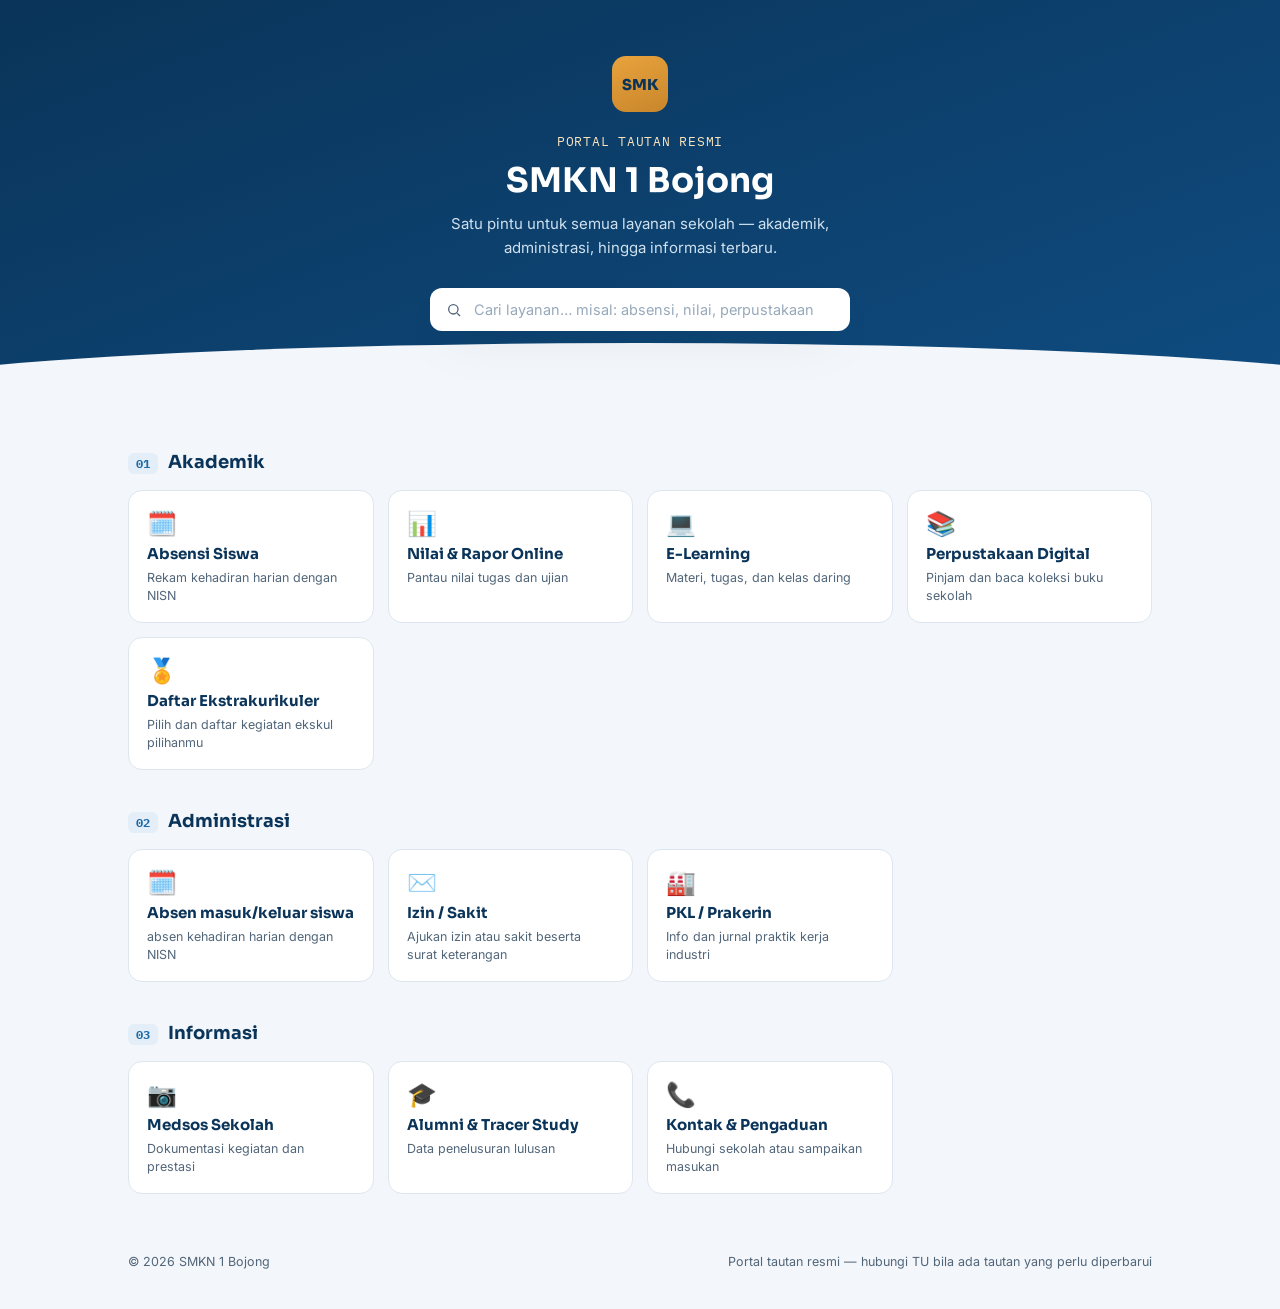
<file: index.html>
<!DOCTYPE html>
<html lang="id">
<head>
<meta charset="UTF-8">
<meta name="viewport" content="width=device-width, initial-scale=1.0">
<meta name="theme-color" content="#0F4C81">
<title>Portal Tautan - SMKN 1 Bojong</title>
<link rel="preconnect" href="https://fonts.googleapis.com">
<link href="https://fonts.googleapis.com/css2?family=Sora:wght@400;600;700;800&family=Inter:wght@400;500;600&family=IBM+Plex+Mono:wght@500;600&display=swap" rel="stylesheet">
<link rel="stylesheet" href="portal.css">
</head>
<body>

<header class="hero">
  <div class="hero__crest">SMK</div>
  <span class="hero__eyebrow">Portal Tautan Resmi</span>
  <h1>SMKN 1 Bojong</h1>
  <p>Satu pintu untuk semua layanan sekolah — akademik, administrasi, hingga informasi terbaru.</p>

  <label class="search" for="cari">
    <svg width="16" height="16" viewBox="0 0 24 24" fill="none" stroke="currentColor" stroke-width="2"><circle cx="11" cy="11" r="7"/><line x1="21" y1="21" x2="16.65" y2="16.65"/></svg>
    <input id="cari" type="text" placeholder="Cari layanan… misal: absensi, nilai, perpustakaan">
  </label>
</header>

<main>

  <section class="grup" data-grup="akademik">
    <h2><span class="grup__nomor">01</span> Akademik</h2>
    <div class="kartu-grid">

      <a class="kartu" href="https://bojong-siswa.base44.app/" target="_blank" rel="noopener" data-cari="absensi kehadiran siswa">
        <span class="kartu__ikon">🗓️</span>
        <span class="kartu__judul">Absensi Siswa</span>
        <span class="kartu__desk">Rekam kehadiran harian dengan NISN</span>
      </a>

      <a class="kartu" href="#" target="_blank" rel="noopener" data-cari="nilai rapor akademik e-learning">
        <span class="kartu__ikon">📊</span>
        <span class="kartu__judul">Nilai &amp; Rapor Online</span>
        <span class="kartu__desk">Pantau nilai tugas dan ujian</span>
      </a>

      <a class="kartu" href="#" target="_blank" rel="noopener" data-cari="e-learning kelas daring materi">
        <span class="kartu__ikon">💻</span>
        <span class="kartu__judul">E-Learning</span>
        <span class="kartu__desk">Materi, tugas, dan kelas daring</span>
      </a>

      <a class="kartu" href="#" target="_blank" rel="noopener" data-cari="perpustakaan digital buku">
        <span class="kartu__ikon">📚</span>
        <span class="kartu__judul">Perpustakaan Digital</span>
        <span class="kartu__desk">Pinjam dan baca koleksi buku sekolah</span>
      </a>

      <a class="kartu" href="https://bojong-siswa.base44.app/daftar-ekskul" target="_blank" rel="noopener" data-cari="daftar ekstrakurikuler ekskul pendaftaran">
        <span class="kartu__ikon">🏅</span>
        <span class="kartu__judul">Daftar Ekstrakurikuler</span>
        <span class="kartu__desk">Pilih dan daftar kegiatan ekskul pilihanmu</span>
      </a>

    </div>
  </section>

  <section class="grup" data-grup="administrasi">
    <h2><span class="grup__nomor">02</span> Administrasi</h2>
    <div class="kartu-grid">

      <a class="kartu" href="https://bojong-siswa.base44.app/absen" target="_blank" rel="noopener" data-cari="absensi kehadiran siswa">
        <span class="kartu__ikon">🗓️</span>
        <span class="kartu__judul">Absen masuk/keluar siswa</span>
        <span class="kartu__desk">absen kehadiran harian dengan NISN</span>
      </a>


            <a class="kartu" href="https://bojong-siswa.base44.app/izin" target="_blank" rel="noopener" data-cari="izin sakit surat keterangan">
        <span class="kartu__ikon">✉️</span>
        <span class="kartu__judul">Izin / Sakit</span>
        <span class="kartu__desk">Ajukan izin atau sakit beserta surat keterangan</span>
      </a>

      <a class="kartu" href="#" target="_blank" rel="noopener" data-cari="prakerin magang industri pkl">
        <span class="kartu__ikon">🏭</span>
        <span class="kartu__judul">PKL / Prakerin</span>
        <span class="kartu__desk">Info dan jurnal praktik kerja industri</span>
      </a>

    </div>
  </section>

  <section class="grup" data-grup="informasi">
    <h2><span class="grup__nomor">03</span> Informasi</h2>
    <div class="kartu-grid">

      <a class="kartu" href="medsos.html" target="_blank" rel="noopener" data-cari="instagram media sosial">
        <span class="kartu__ikon">📷</span>
        <span class="kartu__judul">Medsos Sekolah</span>
        <span class="kartu__desk">Dokumentasi kegiatan dan prestasi</span>
      </a>

      <a class="kartu" href="#" target="_blank" rel="noopener" data-cari="alumni tracer study">
        <span class="kartu__ikon">🎓</span>
        <span class="kartu__judul">Alumni &amp; Tracer Study</span>
        <span class="kartu__desk">Data penelusuran lulusan</span>
      </a>

      <a class="kartu" href="#" target="_blank" rel="noopener" data-cari="kontak pengaduan hubungi kami">
        <span class="kartu__ikon">📞</span>
        <span class="kartu__judul">Kontak &amp; Pengaduan</span>
        <span class="kartu__desk">Hubungi sekolah atau sampaikan masukan</span>
      </a>

    </div>
  </section>

  <p class="kosong" id="hasilKosong" hidden>Tidak ada layanan yang cocok dengan pencarianmu.</p>

</main>

<footer class="foot">
  <span>&copy; <span id="year"></span> SMKN 1 Bojong</span>
  <span>Portal tautan resmi &mdash; hubungi TU bila ada tautan yang perlu diperbarui</span>
</footer>

<script src="portal.js"></script>
</body>
</html>
</file>
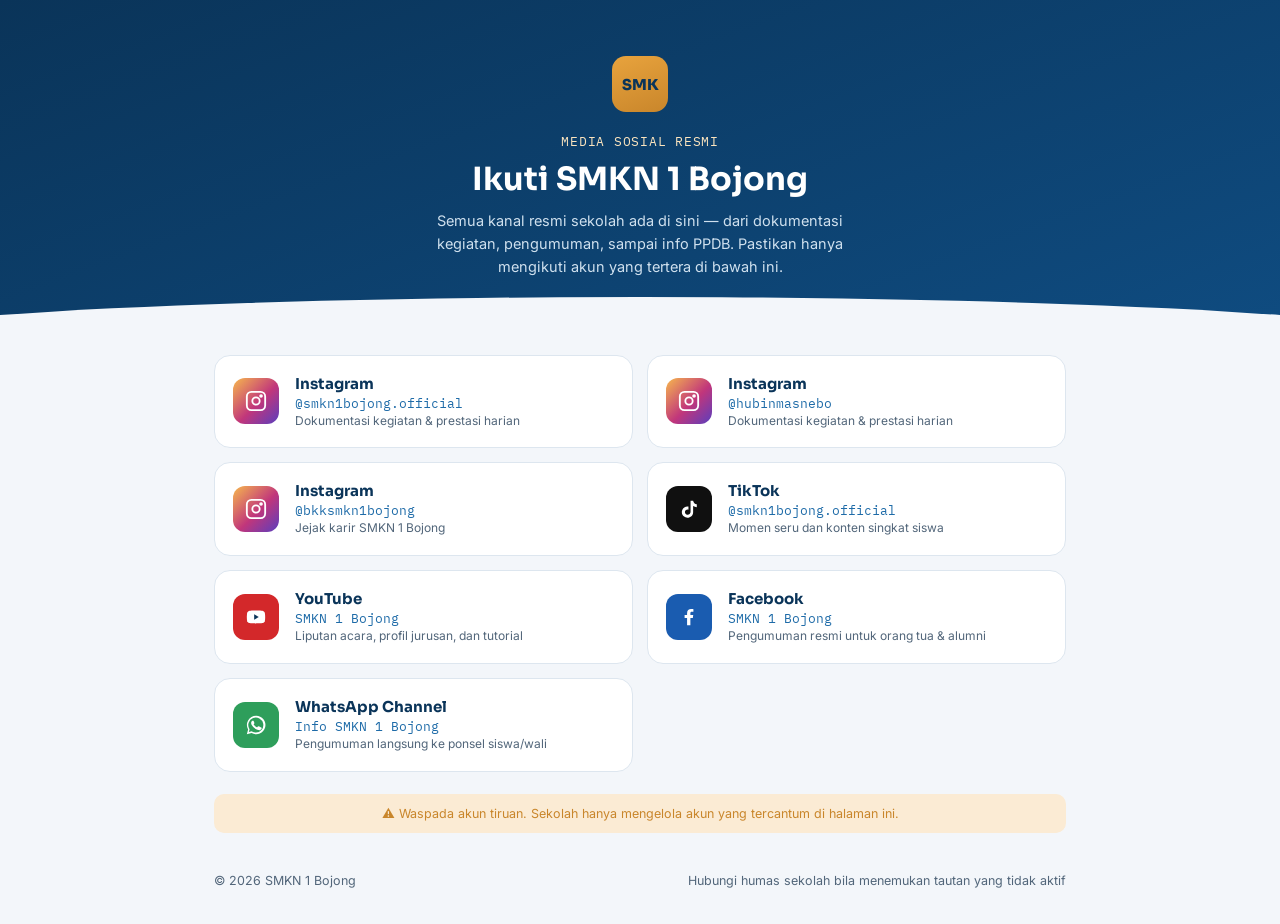
<file: medsos.html>
<!DOCTYPE html>
<html lang="id">
<head>
<meta charset="UTF-8">
<meta name="viewport" content="width=device-width, initial-scale=1.0">
<meta name="theme-color" content="#0F4C81">
<title>Media Sosial - SMKN 1 Bojong</title>
<link rel="preconnect" href="https://fonts.googleapis.com">
<link href="https://fonts.googleapis.com/css2?family=Sora:wght@400;600;700;800&family=Inter:wght@400;500;600&family=IBM+Plex+Mono:wght@500;600&display=swap" rel="stylesheet">
<link rel="stylesheet" href="Medsos.css">
</head>
<body>

<header class="hero">
  <div class="hero__crest">SMK</div>
  <span class="hero__eyebrow">Media Sosial Resmi</span>
  <h1>Ikuti SMKN 1 Bojong</h1>
  <p>Semua kanal resmi sekolah ada di sini — dari dokumentasi kegiatan, pengumuman, sampai info PPDB. Pastikan hanya mengikuti akun yang tertera di bawah ini.</p>
</header>

<main>
  <div class="medsos-grid">

    <a class="medsos" href="https://www.instagram.com/smkn1bojong.official?igsi=bnpsZ3p3Z3dianY4" target="_blank" rel="noopener" data-platform="instagram">
      <span class="medsos__ikon medsos__ikon--instagram">
        <svg viewBox="0 0 24 24" fill="none" stroke="currentColor" stroke-width="2"><rect x="2" y="2" width="20" height="20" rx="5"/><circle cx="12" cy="12" r="4"/><circle cx="17.5" cy="6.5" r="1"/></svg>
      </span>
      <div class="medsos__teks">
        <strong>Instagram</strong>
        <span class="medsos__handle">@smkn1bojong.official</span>
        <span class="medsos__desk">Dokumentasi kegiatan &amp; prestasi harian</span>
      </div>
      <span class="medsos__panah">↗</span>
    </a>

    <a class="medsos" href="https://www.instagram.com/hubinmasnebo?igsi=MXhoZ3d2ejBvMnZveQ== target="_blank" rel="noopener" data-platform="instagram">
      <span class="medsos__ikon medsos__ikon--instagram">
        <svg viewBox="0 0 24 24" fill="none" stroke="currentColor" stroke-width="2"><rect x="2" y="2" width="20" height="20" rx="5"/><circle cx="12" cy="12" r="4"/><circle cx="17.5" cy="6.5" r="1"/></svg>
      </span>
      <div class="medsos__teks">
        <strong>Instagram</strong>
        <span class="medsos__handle">@hubinmasnebo</span>
        <span class="medsos__desk">Dokumentasi kegiatan &amp; prestasi harian</span>
      </div>
      <span class="medsos__panah">↗</span>
    </a>

    <a class="medsos" href="https://www.instagram.com/bkksmkn1bojong?igsi=MWU1czJzcWpsN3BhYQ=="_blank" rel="noopener" data-platform="instagram">
      <span class="medsos__ikon medsos__ikon--instagram">
        <svg viewBox="0 0 24 24" fill="none" stroke="currentColor" stroke-width="2"><rect x="2" y="2" width="20" height="20" rx="5"/><circle cx="12" cy="12" r="4"/><circle cx="17.5" cy="6.5" r="1"/></svg>
      </span>
      <div class="medsos__teks">
        <strong>Instagram</strong>
        <span class="medsos__handle">@bkksmkn1bojong</span>
        <span class="medsos__desk">Jejak karir SMKN 1 Bojong</span>
      </div>
      <span class="medsos__panah">↗</span>
    </a>

    <a class="medsos" href="https://www.tiktok.com/@smkn1bojong.official?_r=1&_t=ZS-99DjdnnsnJf" target="_blank" rel="noopener" data-platform="tiktok">
      <span class="medsos__ikon medsos__ikon--tiktok">
        <svg viewBox="0 0 24 24" fill="currentColor"><path d="M16.5 3c.4 2.1 1.8 3.6 4 3.9v3.1c-1.4 0-2.8-.4-4-1.2v6.7c0 3.5-2.8 6-6.2 6-1.5 0-2.9-.5-4-1.5-1.4-1.2-2.2-3-2.1-4.9.2-3.3 3-5.9 6.3-5.8.3 0 .6 0 .9.1v3.3c-.3-.1-.6-.2-.9-.2-1.6 0-2.9 1.3-2.9 2.9 0 1.1.6 2.1 1.6 2.6.4.2.9.3 1.3.3 1.7 0 3.1-1.3 3.2-3V3h2.8z"/></svg>
      </span>
      <div class="medsos__teks">
        <strong>TikTok</strong>
        <span class="medsos__handle">@smkn1bojong.official</span>
        <span class="medsos__desk">Momen seru dan konten singkat siswa</span>
      </div>
      <span class="medsos__panah">↗</span>
    </a>

    <a class="medsos" href="https://youtube.com/@smknegeri1bojong282?si=68j4pOrrlS11ErLo" target="_blank" rel="noopener" data-platform="youtube">
      <span class="medsos__ikon medsos__ikon--youtube">
        <svg viewBox="0 0 24 24" fill="currentColor"><path d="M22 12s0-3.2-.4-4.7c-.3-.9-1-1.6-1.9-1.9C18.2 5 12 5 12 5s-6.2 0-7.7.4c-.9.3-1.6 1-1.9 1.9C2 8.8 2 12 2 12s0 3.2.4 4.7c.3.9 1 1.6 1.9 1.9C5.8 19 12 19 12 19s6.2 0 7.7-.4c.9-.3 1.6-1 1.9-1.9.4-1.5.4-4.7.4-4.7z" stroke="none"/><path d="M10 9l5 3-5 3V9z" fill="#0A3459" stroke="none"/></svg>
      </span>
      <div class="medsos__teks">
        <strong>YouTube</strong>
        <span class="medsos__handle">SMKN 1 Bojong</span>
        <span class="medsos__desk">Liputan acara, profil jurusan, dan tutorial</span>
      </div>
      <span class="medsos__panah">↗</span>
    </a>

    <a class="medsos" href="https://www.facebook.com/profile.php?id=100068808294827" target="_blank" rel="noopener" data-platform="facebook">
      <span class="medsos__ikon medsos__ikon--facebook">
        <svg viewBox="0 0 24 24" fill="currentColor"><path d="M13.5 21v-8h2.7l.4-3.1h-3.1V7.9c0-.9.3-1.5 1.6-1.5h1.7V3.6C16.5 3.5 15.5 3.4 14.3 3.4c-2.6 0-4.4 1.6-4.4 4.5v2h-2.7v3.1h2.7v8h3.6z"/></svg>
      </span>
      <div class="medsos__teks">
        <strong>Facebook</strong>
        <span class="medsos__handle">SMKN 1 Bojong</span>
        <span class="medsos__desk">Pengumuman resmi untuk orang tua &amp; alumni</span>
      </div>
      <span class="medsos__panah">↗</span>
    </a>

    <a class="medsos" href="https://whatsapp.com/channel/0029VamTYRaDuMRWZS5Vcu0D" target="_blank" rel="noopener" data-platform="whatsapp">
      <span class="medsos__ikon medsos__ikon--whatsapp">
        <svg viewBox="0 0 24 24" fill="currentColor"><path d="M12 2a10 10 0 0 0-8.6 15L2 22l5.2-1.4A10 10 0 1 0 12 2zm0 18.2c-1.6 0-3.1-.4-4.4-1.2l-.3-.2-3.1.8.8-3-.2-.3A8.2 8.2 0 1 1 12 20.2zm4.5-6.1c-.2-.1-1.4-.7-1.7-.8-.2-.1-.4-.1-.6.1-.2.2-.6.8-.8 1-.1.2-.3.2-.5.1-.7-.3-1.4-.7-2-1.3-.5-.5-1-1.1-1.4-1.7-.1-.2 0-.4.1-.5.1-.1.2-.3.4-.5.1-.1.2-.3.2-.4.1-.2 0-.3 0-.5-.1-.1-.6-1.4-.8-1.9-.2-.5-.4-.4-.6-.4h-.5c-.2 0-.5.1-.7.3-.2.2-.9.9-.9 2.2s1 2.6 1.1 2.8c.1.2 2 3.1 4.9 4.3.7.3 1.2.5 1.6.6.7.2 1.3.2 1.8.1.6-.1 1.7-.7 1.9-1.4.2-.6.2-1.2.2-1.3-.1-.1-.2-.2-.5-.3z"/></svg>
      </span>
      <div class="medsos__teks">
        <strong>WhatsApp Channel</strong>
        <span class="medsos__handle">Info SMKN 1 Bojong</span>
        <span class="medsos__desk">Pengumuman langsung ke ponsel siswa/wali</span>
      </div>
      <span class="medsos__panah">↗</span>
    </a>
 

  </div>

  <p class="peringatan">⚠️ Waspada akun tiruan. Sekolah hanya mengelola akun yang tercantum di halaman ini.</p>
</main>

<footer class="foot">
  <span>&copy; <span id="year"></span> SMKN 1 Bojong</span>
  <span>Hubungi humas sekolah bila menemukan tautan yang tidak aktif</span>
</footer>

<script>document.getElementById("year").textContent = new Date().getFullYear();</script>
</body>

</html>
</file>
<file: portal.css>
:root{
  --navy: #0A3459;
  --blue: #0F4C81;
  --blue-light: #1E6BA8;
  --gold: #E8A33D;
  --gold-soft: #FBE4BE;
  --ink: #182432;
  --ink-soft: #52667A;
  --paper: #F3F6FA;
  --card: #FFFFFF;
  --line: #DDE6EF;

  --display: 'Sora', sans-serif;
  --body: 'Inter', sans-serif;
  --mono: 'IBM Plex Mono', monospace;
}

*{ box-sizing: border-box; }

body{
  margin: 0;
  font-family: var(--body);
  background: var(--paper);
  color: var(--ink);
  -webkit-font-smoothing: antialiased;
}

h1, h2{ font-family: var(--display); margin: 0; }

/* ---------- Hero ---------- */
.hero{
  background: linear-gradient(160deg, var(--navy) 0%, var(--blue) 100%);
  color: #fff;
  text-align: center;
  padding: 56px 24px 72px;
  position: relative;
  overflow: hidden;
}
.hero::after{
  content: "";
  position: absolute;
  inset: auto 0 0 0;
  height: 60px;
  background: var(--paper);
  border-radius: 50% 50% 0 0 / 100% 100% 0 0;
  transform: scaleX(1.3);
}

.hero__crest{
  width: 56px; height: 56px;
  margin: 0 auto 18px;
  border-radius: 14px;
  background: linear-gradient(160deg, var(--gold), #C9862B);
  display: grid;
  place-items: center;
  font-family: var(--display);
  font-weight: 800;
  color: var(--navy);
  font-size: 15px;
}

.hero__eyebrow{
  display: inline-block;
  font-family: var(--mono);
  font-size: 12.5px;
  letter-spacing: .06em;
  color: var(--gold-soft);
  text-transform: uppercase;
  margin-bottom: 10px;
}

.hero h1{ font-size: 34px; margin-bottom: 10px; }
.hero p{
  color: #CFE0EE;
  max-width: 46ch;
  margin: 0 auto 28px;
  font-size: 15px;
  line-height: 1.6;
}

.search{
  position: relative;
  z-index: 2;
  display: flex;
  align-items: center;
  gap: 10px;
  max-width: 420px;
  margin: 0 auto;
  background: #fff;
  border-radius: 12px;
  padding: 12px 16px;
  box-shadow: 0 20px 40px -20px rgba(0,0,0,.5);
  color: var(--ink-soft);
}
.search input{
  border: none;
  outline: none;
  flex: 1;
  font-family: var(--body);
  font-size: 14.5px;
  color: var(--ink);
}
.search input::placeholder{ color: #97A9BB; }

/* ---------- Main / groups ---------- */
main{
  max-width: 1080px;
  margin: 0 auto;
  padding: 8px 28px 40px;
  position: relative;
  z-index: 1;
}

.grup{ margin-top: 40px; }
.grup h2{
  font-size: 18px;
  color: var(--navy);
  display: flex;
  align-items: baseline;
  gap: 10px;
  margin-bottom: 16px;
}
.grup__nomor{
  font-family: var(--mono);
  font-size: 12px;
  color: var(--blue-light);
  background: #E4EEF8;
  padding: 3px 8px;
  border-radius: 6px;
}

.kartu-grid{
  display: grid;
  grid-template-columns: repeat(4, 1fr);
  gap: 14px;
}

.kartu{
  display: flex;
  flex-direction: column;
  gap: 6px;
  text-decoration: none;
  color: inherit;
  background: var(--card);
  border: 1px solid var(--line);
  border-radius: 14px;
  padding: 18px;
  position: relative;
  transition: transform .15s ease, box-shadow .15s ease, border-color .15s ease;
}
.kartu::after{
  content: "↗";
  position: absolute;
  top: 16px; right: 16px;
  font-size: 13px;
  color: var(--ink-soft);
  opacity: 0;
  transition: opacity .15s ease;
}
.kartu:hover{
  transform: translateY(-3px);
  box-shadow: 0 16px 30px -18px rgba(10,52,89,.35);
  border-color: var(--blue-light);
}
.kartu:hover::after{ opacity: 1; }

.kartu__ikon{ font-size: 24px; }
.kartu__judul{ font-family: var(--display); font-weight: 700; font-size: 15px; color: var(--navy); }
.kartu__desk{ font-size: 12.5px; color: var(--ink-soft); line-height: 1.4; }

.kosong{
  text-align: center;
  color: var(--ink-soft);
  font-size: 14px;
  padding: 40px 0;
}

/* ---------- Footer ---------- */
.foot{
  display: flex;
  justify-content: space-between;
  max-width: 1080px;
  margin: 0 auto;
  padding: 20px 28px 40px;
  font-size: 12.5px;
  color: var(--ink-soft);
}

/* ---------- Responsive ---------- */
@media (max-width: 900px){
  .kartu-grid{ grid-template-columns: repeat(2, 1fr); }
}
@media (max-width: 560px){
  .hero{ padding: 44px 20px 64px; }
  .hero h1{ font-size: 27px; }
  main{ padding: 8px 18px 40px; }
  .kartu-grid{ grid-template-columns: 1fr; }
  .foot{ flex-direction: column; gap: 6px; padding: 16px 18px 28px; }
}

@media (prefers-reduced-motion: reduce){
  .kartu{ transition: none; }
}
</file>
<file: Medsos.css>
:root{
  --navy: #0A3459;
  --blue: #0F4C81;
  --blue-light: #1E6BA8;
  --gold: #E8A33D;
  --gold-soft: #FBE4BE;
  --amber: #C9862B;
  --ink: #182432;
  --ink-soft: #52667A;
  --paper: #F3F6FA;
  --card: #FFFFFF;
  --line: #DDE6EF;

  --display: 'Sora', sans-serif;
  --body: 'Inter', sans-serif;
  --mono: 'IBM Plex Mono', monospace;

  --c-instagram: #C1367B;
  --c-tiktok: #101010;
  --c-youtube: #D3282A;
  --c-facebook: #1A5CB0;
  --c-whatsapp: #2E9E5B;
  --c-website: var(--blue);
}

*{ box-sizing: border-box; }
body{
  margin: 0;
  font-family: var(--body);
  background: var(--paper);
  color: var(--ink);
  -webkit-font-smoothing: antialiased;
}
h1{ font-family: var(--display); margin: 0; }

/* ---------- Hero ---------- */
.hero{
  background: linear-gradient(160deg, var(--navy) 0%, var(--blue) 100%);
  color: #fff;
  text-align: center;
  padding: 56px 24px 68px;
  position: relative;
  overflow: hidden;
}
.hero::after{
  content: "";
  position: absolute;
  inset: auto 0 0 0;
  height: 50px;
  background: var(--paper);
  border-radius: 50% 50% 0 0 / 100% 100% 0 0;
  transform: scaleX(1.3);
}
.hero__crest{
  width: 56px; height: 56px;
  margin: 0 auto 18px;
  border-radius: 14px;
  background: linear-gradient(160deg, var(--gold), var(--amber));
  display: grid; place-items: center;
  font-family: var(--display); font-weight: 800; color: var(--navy); font-size: 15px;
}
.hero__eyebrow{
  display: inline-block;
  font-family: var(--mono);
  font-size: 12.5px;
  letter-spacing: .06em;
  color: var(--gold-soft);
  text-transform: uppercase;
  margin-bottom: 10px;
}
.hero h1{ font-size: 32px; margin-bottom: 10px; }
.hero p{ color: #CFE0EE; max-width: 50ch; margin: 0 auto; font-size: 14.5px; line-height: 1.6; }

/* ---------- Grid ---------- */
main{
  max-width: 900px;
  margin: 0 auto;
  padding: 8px 24px 20px;
  position: relative;
  z-index: 1;
}

.medsos-grid{
  display: grid;
  grid-template-columns: 1fr 1fr;
  gap: 14px;
}

.medsos{
  display: flex;
  align-items: center;
  gap: 16px;
  background: var(--card);
  border: 1px solid var(--line);
  border-radius: 16px;
  padding: 18px;
  text-decoration: none;
  color: inherit;
  position: relative;
  transition: transform .15s ease, box-shadow .15s ease, border-color .15s ease;
}
.medsos:hover{
  transform: translateY(-3px);
  box-shadow: 0 18px 32px -20px rgba(10,52,89,.35);
  border-color: var(--blue-light);
}

.medsos__ikon{
  flex-shrink: 0;
  width: 46px; height: 46px;
  border-radius: 12px;
  display: grid;
  place-items: center;
  color: #fff;
}
.medsos__ikon svg{ width: 22px; height: 22px; }

.medsos__ikon--instagram{ background: linear-gradient(135deg, #F7B84D, var(--c-instagram) 55%, #5A3EBE); }
.medsos__ikon--tiktok{ background: var(--c-tiktok); }
.medsos__ikon--youtube{ background: var(--c-youtube); }
.medsos__ikon--facebook{ background: var(--c-facebook); }
.medsos__ikon--whatsapp{ background: var(--c-whatsapp); }
.medsos__ikon--website{ background: var(--c-website); }

.medsos__teks{ display: flex; flex-direction: column; gap: 2px; min-width: 0; }
.medsos__teks strong{ font-family: var(--display); font-size: 15px; color: var(--navy); }
.medsos__handle{ font-family: var(--mono); font-size: 12.5px; color: var(--blue-light); }
.medsos__desk{ font-size: 12px; color: var(--ink-soft); line-height: 1.4; }

.medsos__panah{
  margin-left: auto;
  color: var(--ink-soft);
  font-size: 15px;
  opacity: 0;
  transition: opacity .15s ease, transform .15s ease;
}
.medsos:hover .medsos__panah{ opacity: 1; transform: translate(2px, -2px); }

.peringatan{
  text-align: center;
  font-size: 12.5px;
  color: var(--amber);
  background: #FBEBD4;
  border-radius: 10px;
  padding: 12px 16px;
  margin: 22px 0 0;
}

/* ---------- Footer ---------- */
.foot{
  display: flex;
  justify-content: space-between;
  max-width: 900px;
  margin: 0 auto;
  padding: 20px 24px 36px;
  font-size: 12.5px;
  color: var(--ink-soft);
}

/* ---------- Responsive ---------- */
@media (max-width: 640px){
  .hero{ padding: 44px 20px 60px; }
  .hero h1{ font-size: 26px; }
  main{ padding: 8px 18px 16px; }
  .medsos-grid{ grid-template-columns: 1fr; }
  .foot{ flex-direction: column; gap: 6px; padding: 16px 18px 28px; }
}

@media (prefers-reduced-motion: reduce){
  .medsos{ transition: none; }
}
</file>
